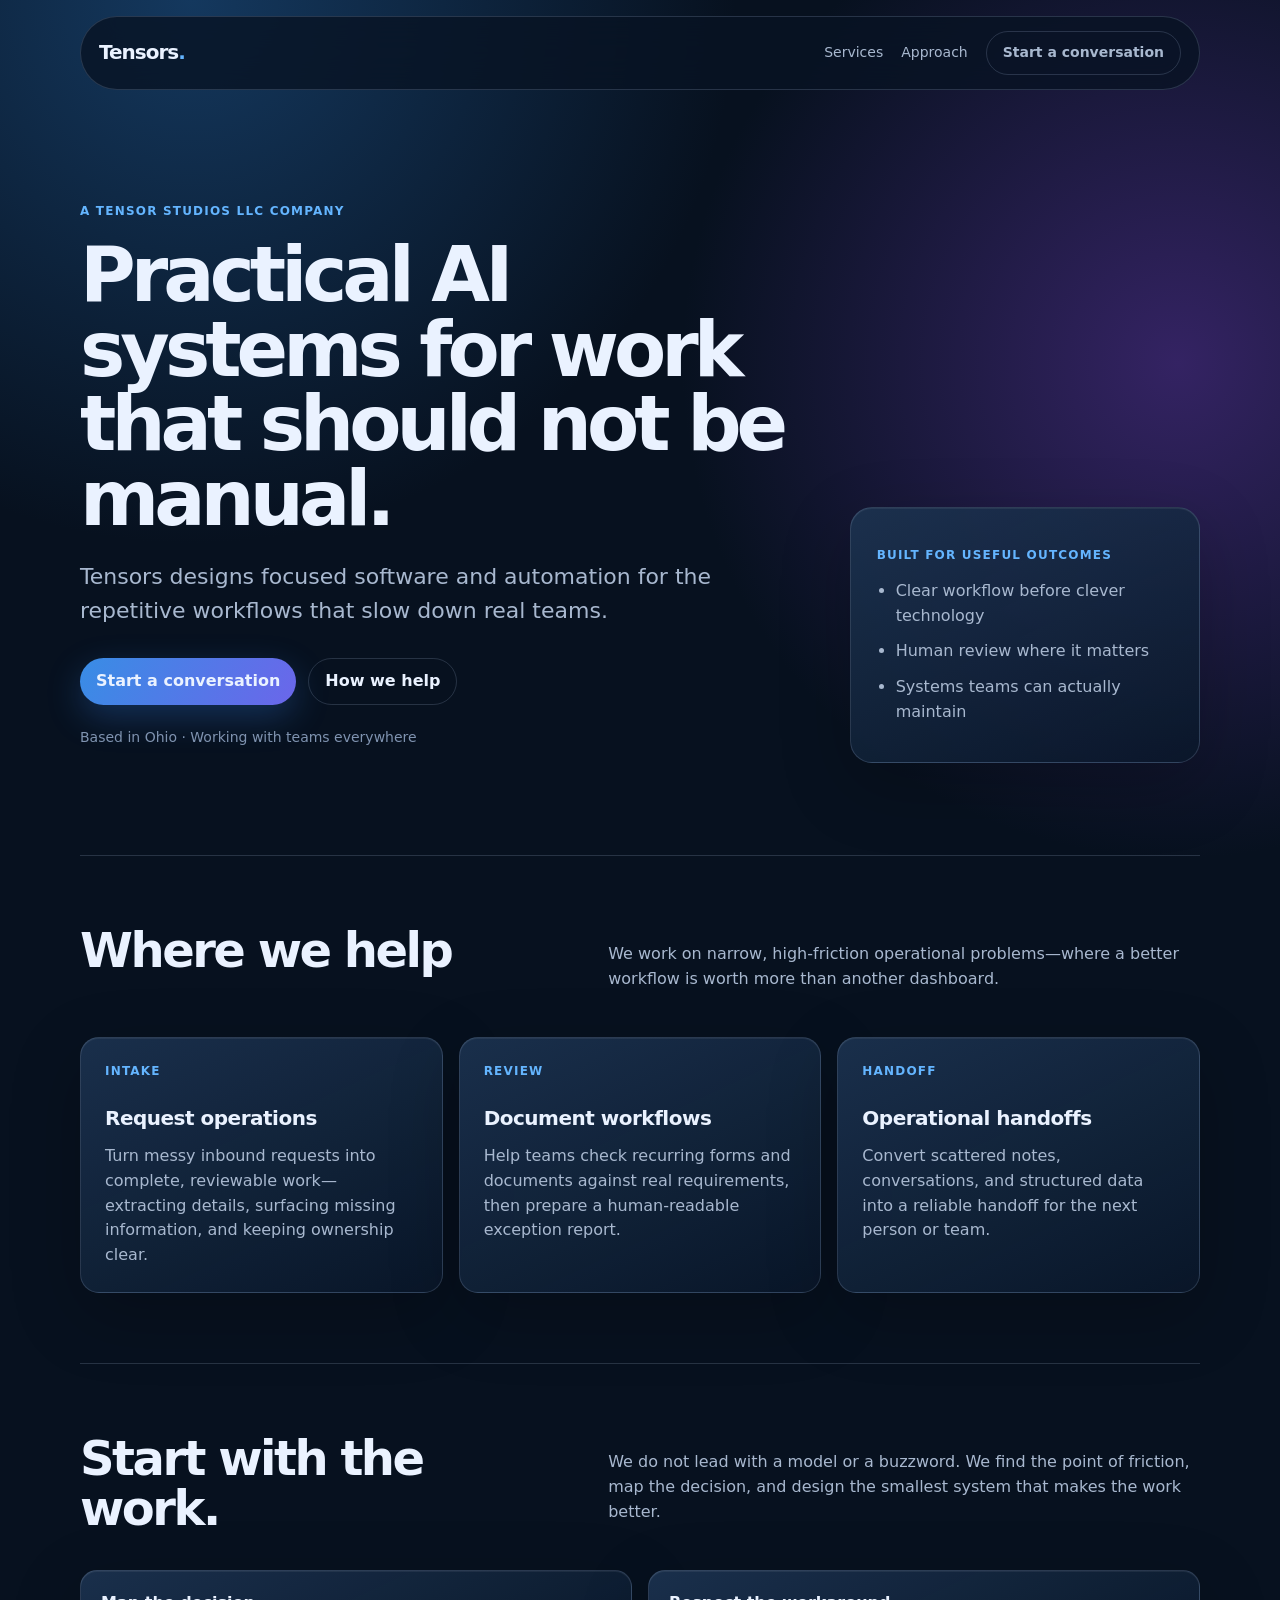
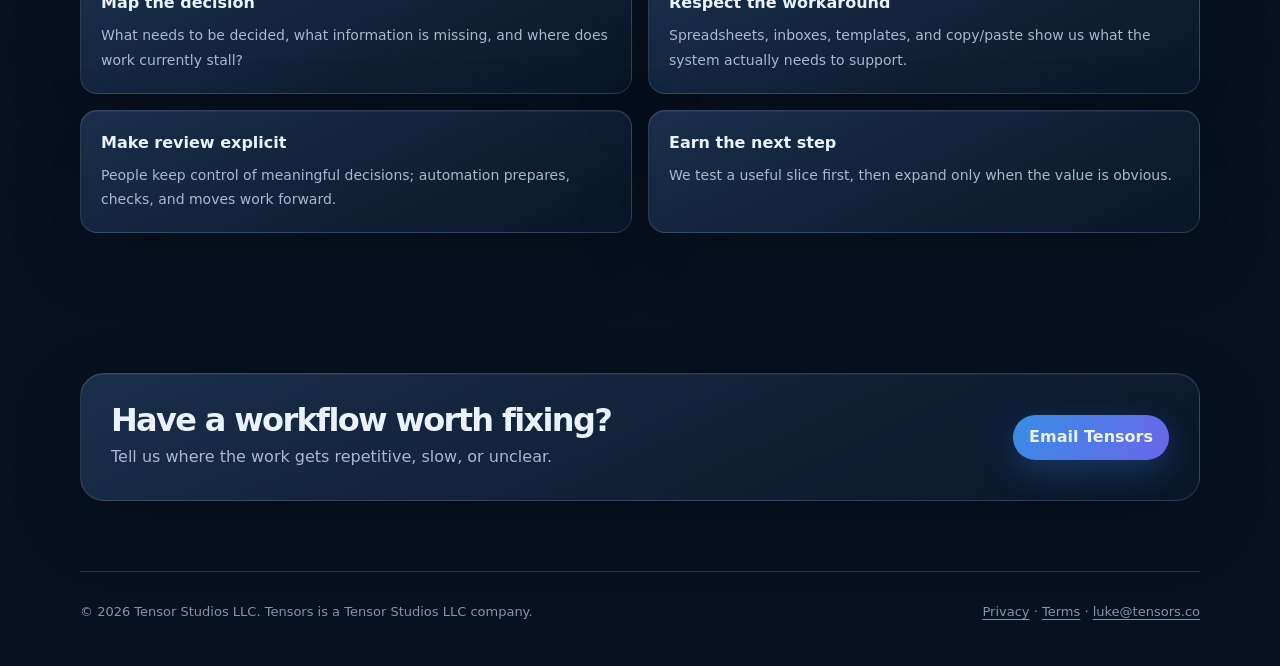
<file: index.html>
<!doctype html>
<html lang="en">
<head>
  <meta charset="utf-8">
  <meta name="viewport" content="width=device-width, initial-scale=1">
  <title>Tensors — Practical AI Systems</title>
  <meta name="description" content="Tensors, a Tensor Studios LLC company, builds practical AI systems for repetitive business workflows.">
  <meta name="theme-color" content="#07111f">
  <meta name="referrer" content="strict-origin-when-cross-origin">
  <meta http-equiv="Content-Security-Policy" content="default-src 'self'; style-src 'self' 'unsafe-inline'; img-src 'self' data:; font-src 'self'; connect-src 'self'; base-uri 'self'; form-action 'self'; frame-ancestors 'none'; upgrade-insecure-requests">
  <link rel="canonical" href="https://www.tensors.co/">
  <link rel="stylesheet" href="assets/site.css">
  <script type="application/ld+json">
  {"@context":"https://schema.org","@type":"Organization","name":"Tensor Studios LLC","alternateName":"Tensors","url":"https://www.tensors.co","email":"luke@tensors.co","description":"Practical AI systems for repetitive business workflows."}
  </script>
</head>
<body>
  <header class="container nav">
    <a class="brand" href="/">Tensors<span>.</span></a>
    <nav class="navlinks" aria-label="Primary navigation">
      <a href="#services">Services</a>
      <a href="#method">Approach</a>
      <a class="button" href="mailto:luke@tensors.co">Start a conversation</a>
    </nav>
  </header>
  <main>
    <section class="container hero">
      <div>
        <div class="eyebrow">A Tensor Studios LLC company</div>
        <h1>Practical AI systems for work that should not be manual.</h1>
        <p class="lede">Tensors designs focused software and automation for the repetitive workflows that slow down real teams.</p>
        <div class="hero-actions"><a class="button primary" href="mailto:luke@tensors.co?subject=Workflow%20conversation">Start a conversation</a><a class="button" href="#services">How we help</a></div>
        <p class="quiet">Based in Ohio · Working with teams everywhere</p>
      </div>
      <div class="hero-card" aria-label="Tensors principles"><p class="card-label">Built for useful outcomes</p><ul><li>Clear workflow before clever technology</li><li>Human review where it matters</li><li>Systems teams can actually maintain</li></ul></div>
    </section>
    <section id="services" class="container rule">
      <div class="section-head"><h2>Where we help</h2><p class="muted">We work on narrow, high-friction operational problems—where a better workflow is worth more than another dashboard.</p></div>
      <div class="grid-3">
        <div class="card"><div class="label">Intake</div><h3>Request operations</h3><p>Turn messy inbound requests into complete, reviewable work—extracting details, surfacing missing information, and keeping ownership clear.</p></div>
        <div class="card"><div class="label">Review</div><h3>Document workflows</h3><p>Help teams check recurring forms and documents against real requirements, then prepare a human-readable exception report.</p></div>
        <div class="card"><div class="label">Handoff</div><h3>Operational handoffs</h3><p>Convert scattered notes, conversations, and structured data into a reliable handoff for the next person or team.</p></div>
      </div>
    </section>
    <section id="method" class="container rule">
      <div class="section-head"><h2>Start with the work.</h2><p class="muted">We do not lead with a model or a buzzword. We find the point of friction, map the decision, and design the smallest system that makes the work better.</p></div>
      <div class="intent-map">
        <div class="intent-card"><strong>Map the decision</strong><span>What needs to be decided, what information is missing, and where does work currently stall?</span></div>
        <div class="intent-card"><strong>Respect the workaround</strong><span>Spreadsheets, inboxes, templates, and copy/paste show us what the system actually needs to support.</span></div>
        <div class="intent-card"><strong>Make review explicit</strong><span>People keep control of meaningful decisions; automation prepares, checks, and moves work forward.</span></div>
        <div class="intent-card"><strong>Earn the next step</strong><span>We test a useful slice first, then expand only when the value is obvious.</span></div>
      </div>
    </section>
    <section class="container"><div class="cta"><div><h2>Have a workflow worth fixing?</h2><p>Tell us where the work gets repetitive, slow, or unclear.</p></div><a class="button primary" href="mailto:luke@tensors.co?subject=Workflow%20conversation">Email Tensors</a></div></section>
  </main>
  <footer class="container footer"><span>© 2026 Tensor Studios LLC. Tensors is a Tensor Studios LLC company.</span><span><a href="/privacy/">Privacy</a> · <a href="/terms/">Terms</a> · <a href="mailto:luke@tensors.co">luke@tensors.co</a></span></footer>
</body>
</html>
</file>
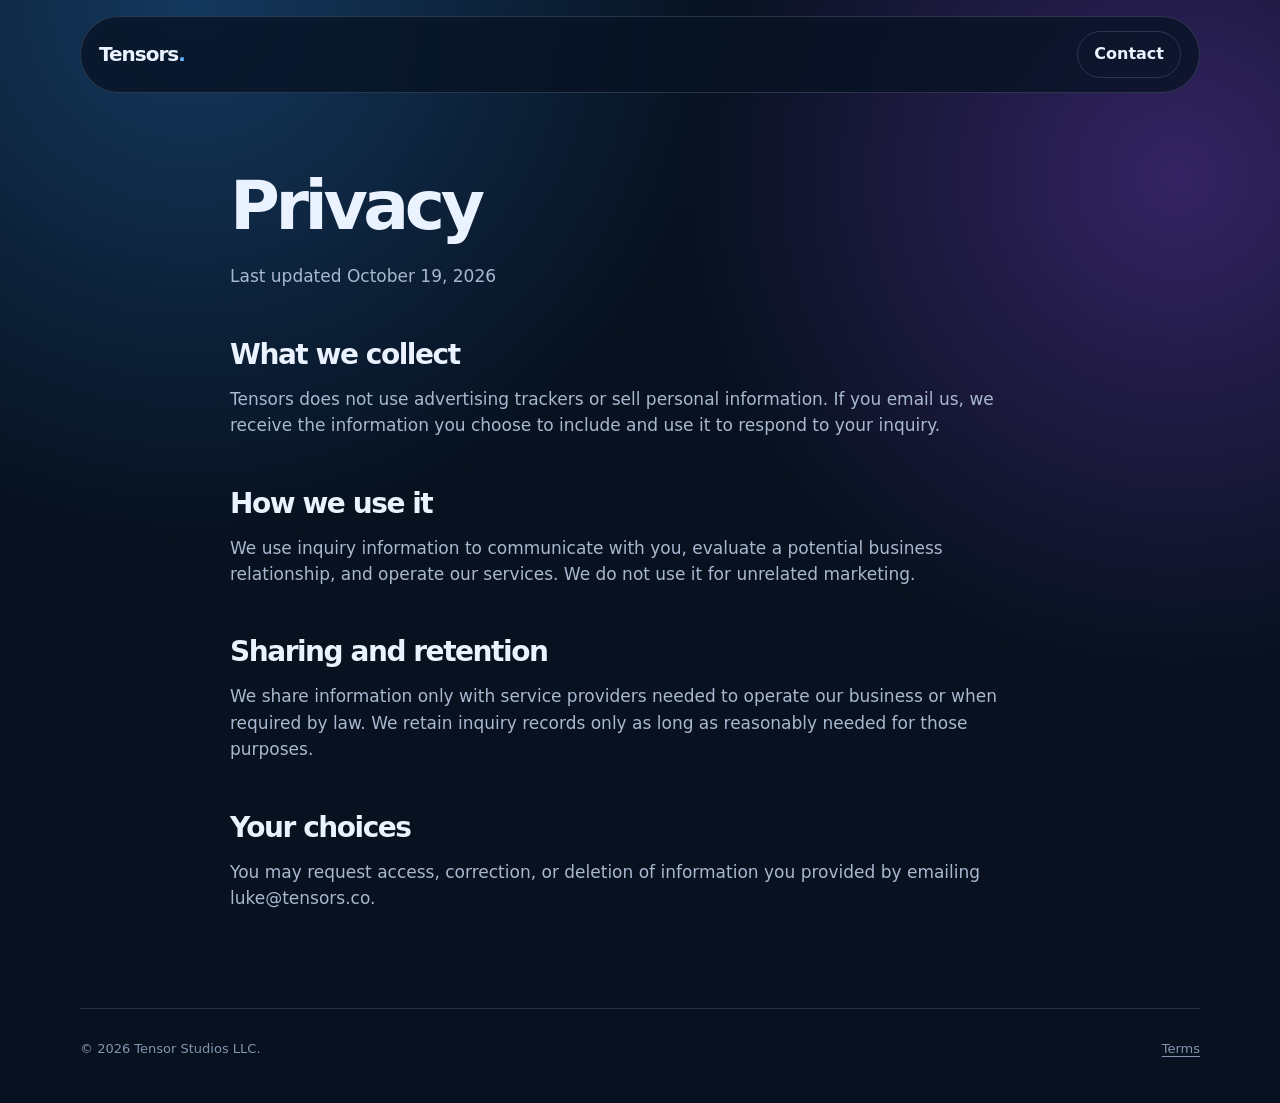
<file: privacy/index.html>
<!doctype html><html lang="en"><head><meta charset="utf-8"><meta name="viewport" content="width=device-width,initial-scale=1"><title>Privacy — Tensors</title><meta name="description" content="Tensors privacy notice."><meta name="referrer" content="strict-origin-when-cross-origin"><link rel="stylesheet" href="../assets/site.css"></head><body><header class="container nav"><a class="brand" href="/">Tensors<span>.</span></a><a class="button" href="mailto:luke@tensors.co">Contact</a></header><main class="container legal"><h1>Privacy</h1><p class="lede">Last updated October 19, 2026</p><h2>What we collect</h2><p>Tensors does not use advertising trackers or sell personal information. If you email us, we receive the information you choose to include and use it to respond to your inquiry.</p><h2>How we use it</h2><p>We use inquiry information to communicate with you, evaluate a potential business relationship, and operate our services. We do not use it for unrelated marketing.</p><h2>Sharing and retention</h2><p>We share information only with service providers needed to operate our business or when required by law. We retain inquiry records only as long as reasonably needed for those purposes.</p><h2>Your choices</h2><p>You may request access, correction, or deletion of information you provided by emailing <a href="mailto:luke@tensors.co">luke@tensors.co</a>.</p></main><footer class="container footer"><span>© 2026 Tensor Studios LLC.</span><span><a href="/terms/">Terms</a></span></footer></body></html>
</file>
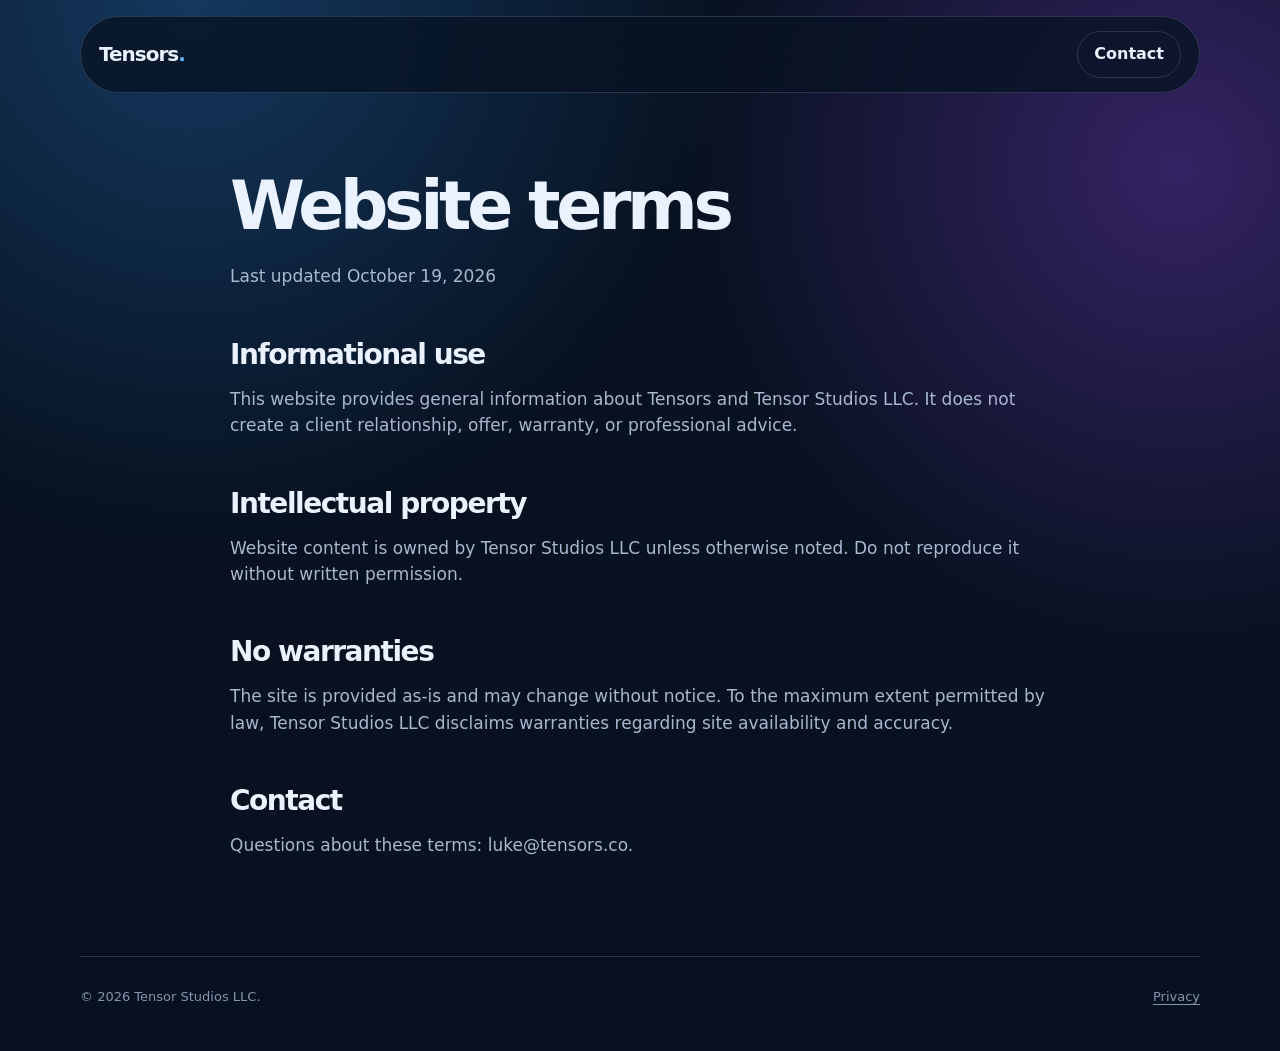
<file: terms/index.html>
<!doctype html><html lang="en"><head><meta charset="utf-8"><meta name="viewport" content="width=device-width,initial-scale=1"><title>Terms — Tensors</title><meta name="description" content="Tensors website terms."><meta name="referrer" content="strict-origin-when-cross-origin"><link rel="stylesheet" href="../assets/site.css"></head><body><header class="container nav"><a class="brand" href="/">Tensors<span>.</span></a><a class="button" href="mailto:luke@tensors.co">Contact</a></header><main class="container legal"><h1>Website terms</h1><p class="lede">Last updated October 19, 2026</p><h2>Informational use</h2><p>This website provides general information about Tensors and Tensor Studios LLC. It does not create a client relationship, offer, warranty, or professional advice.</p><h2>Intellectual property</h2><p>Website content is owned by Tensor Studios LLC unless otherwise noted. Do not reproduce it without written permission.</p><h2>No warranties</h2><p>The site is provided as-is and may change without notice. To the maximum extent permitted by law, Tensor Studios LLC disclaims warranties regarding site availability and accuracy.</p><h2>Contact</h2><p>Questions about these terms: <a href="mailto:luke@tensors.co">luke@tensors.co</a>.</p></main><footer class="container footer"><span>© 2026 Tensor Studios LLC.</span><span><a href="/privacy/">Privacy</a></span></footer></body></html>
</file>
<file: assets/site.css>
:root{--ink:#eaf2ff;--muted:#a8b8cf;--line:rgba(181,204,239,.18);--blue:#64b5ff;--bg:#07111f;--max:1120px;font-family:Inter,ui-sans-serif,system-ui,-apple-system,BlinkMacSystemFont,"Segoe UI",sans-serif}*{box-sizing:border-box}html{scroll-behavior:smooth}body{margin:0;background:radial-gradient(circle at 15% 0%,#14385e 0,transparent 34rem),radial-gradient(circle at 92% 16%,#342363 0,transparent 31rem),var(--bg);color:var(--ink);line-height:1.55}a{color:inherit;text-decoration:none}.container{width:min(var(--max),calc(100% - 40px));margin:auto}.nav{display:flex;align-items:center;justify-content:space-between;margin-top:16px;padding:14px 18px;border:1px solid var(--line);border-radius:999px;background:rgba(8,19,35,.8);backdrop-filter:blur(18px)}.brand{font-size:20px;font-weight:800;letter-spacing:-.05em}.brand span{color:var(--blue)}.navlinks{display:flex;align-items:center;gap:18px;color:var(--muted);font-size:14px}.button{display:inline-flex;align-items:center;justify-content:center;border:1px solid var(--line);border-radius:999px;padding:10px 16px;font-weight:700}.button.primary{border:0;background:linear-gradient(120deg,#388de5,#6b66ea);box-shadow:0 12px 34px rgba(55,131,234,.28)}.hero{padding:112px 0 92px;display:grid;grid-template-columns:1.35fr .65fr;gap:42px;align-items:end}.eyebrow,.card-label,.label{color:var(--blue);font-size:12px;letter-spacing:.1em;text-transform:uppercase;font-weight:800}.eyebrow{margin-bottom:18px}h1{font-size:clamp(45px,6.2vw,76px);line-height:.98;letter-spacing:-.065em;max-width:800px;margin:0 0 24px}.lede{font-size:clamp(18px,2vw,22px);color:var(--muted);max-width:680px}.hero-actions{display:flex;flex-wrap:wrap;gap:12px;margin-top:30px}.quiet{color:#7f93b0;font-size:14px;margin-top:22px}.hero-card,.card,.intent-card,.cta{background:linear-gradient(155deg,rgba(28,51,80,.9),rgba(10,23,42,.86));border:1px solid var(--line);box-shadow:inset 0 1px 0 rgba(255,255,255,.06),0 22px 70px rgba(0,0,0,.22)}.hero-card{padding:26px;border-radius:22px}.hero-card ul{padding-left:19px;color:var(--muted);margin:14px 0 0}.hero-card li{margin:11px 0}section{padding:70px 0}.rule{border-top:1px solid var(--line)}.section-head{display:grid;grid-template-columns:.9fr 1.1fr;gap:44px;margin-bottom:30px}h2{font-size:clamp(31px,4.2vw,48px);line-height:1.04;letter-spacing:-.052em;margin:0}.muted{color:var(--muted)}.grid-3{display:grid;grid-template-columns:repeat(3,1fr);gap:16px}.card{border-radius:19px;padding:24px}.label{margin-bottom:22px}h3{font-size:20px;letter-spacing:-.025em;margin:0 0 10px}.card p{color:var(--muted);margin:0}.intent-map{display:grid;grid-template-columns:repeat(2,1fr);gap:16px}.intent-card{padding:20px;border-radius:17px}.intent-card strong{display:block;margin-bottom:7px}.intent-card span{color:var(--muted);font-size:14px}.cta{display:flex;align-items:center;justify-content:space-between;gap:24px;padding:30px;border-radius:24px}.cta h2{font-size:32px}.cta p{color:var(--muted);margin:8px 0 0}.footer{display:flex;justify-content:space-between;gap:20px;padding:30px 0 44px;color:#8295b0;font-size:13px;border-top:1px solid var(--line)}.footer a{text-decoration:underline;text-underline-offset:3px}.legal{max-width:820px;padding:80px 0}.legal h1{font-size:clamp(45px,6vw,68px)}.legal h2{font-size:28px;margin:50px 0 12px}.legal p{color:var(--muted);font-size:17px}@media(max-width:780px){.navlinks a:not(.button){display:none}.hero,.section-head{grid-template-columns:1fr}.hero{padding:75px 0 64px}.grid-3,.intent-map{grid-template-columns:1fr}.cta,.footer{align-items:flex-start;flex-direction:column}.footer{gap:8px}}@media(prefers-reduced-motion:reduce){html{scroll-behavior:auto}}
</file>
